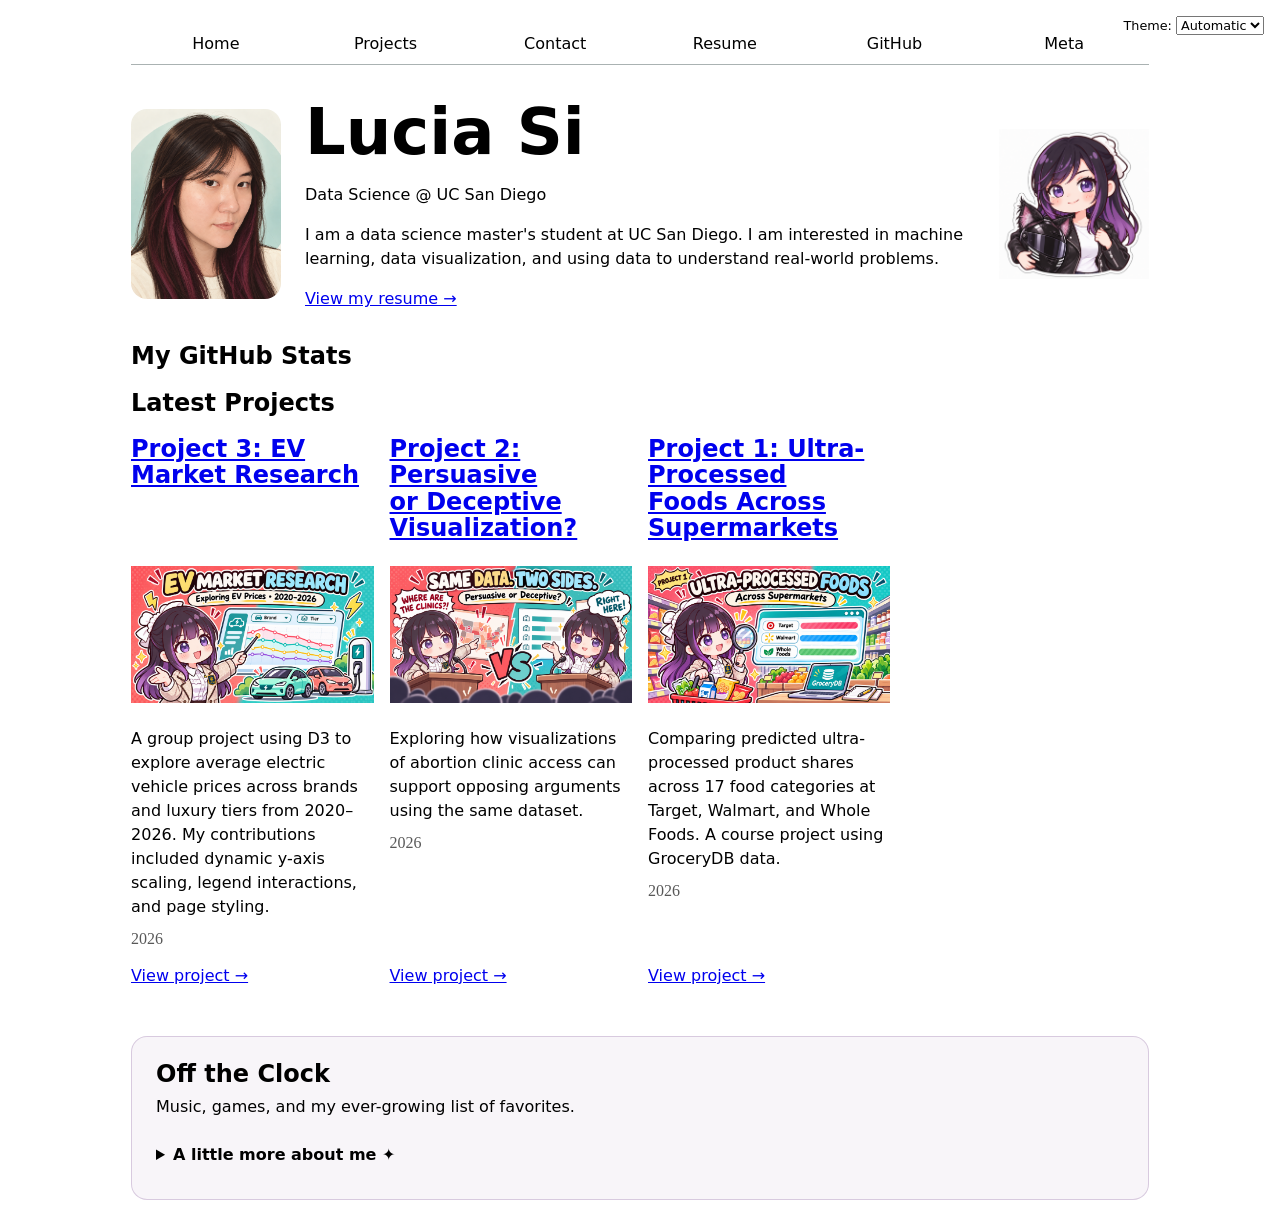
<file: index.html>
<!DOCTYPE html>
<html lang="en">

<head>
    <meta charset="UTF-8">
    <meta name="viewport" content="width=device-width, initial-scale=1.0">
    <title>Lucia Si: Personal site and portfolio</title>
    <meta name="google-site-verification" content="Gq6FVOH9JucBawsLGkI2ngNaf9DbfFJ9hvIltUZksHE" />
    <link rel="stylesheet" href="style.css">
    <script type="module" src="./global.js"></script>
</head>

<body>
    

<section class="home-intro">
  <img
    class="home-photo"
    src="./images/personal.png"
    alt="Lucia Si"
  >

  <div class="home-bio">
    <h1>Lucia Si</h1>
    <p class="home-subtitle">Data Science @ UC San Diego</p>
    <p>
      I am a data science master's student at UC San Diego.
      I am interested in machine learning, data visualization,
      and using data to understand real-world problems.
    </p>
    <a href="./resume/">View my resume →</a>
  </div>

  <img
    class="home-avatar"
    src="./images/cat-helmet-side-bangs-avatar.png"
    alt="Lucia's illustrated avatar with dark hair and purple highlights"
  >
</section>

<h2>My GitHub Stats</h2>
<div id="profile-stats"></div>

<h2>Latest Projects</h2>
<div class="projects"></div>

<script type="module" src="./index.js"></script>

<section class="personal-corner">
  <h2>Off the Clock</h2>
  <p>Music, games, and my ever-growing list of favorites.</p>

  <details>
    <summary>A little more about me ✦</summary>

    <div class="corner-content">
      <img
        src="./images/bau-bau-six-person.png"
        alt="An illustration celebrating my favorites"
        loading="lazy"
      >
      <p>A small corner for the things that make me smile.</p>
    </div>
  </details>
</section>
</body>
</html>
</file>
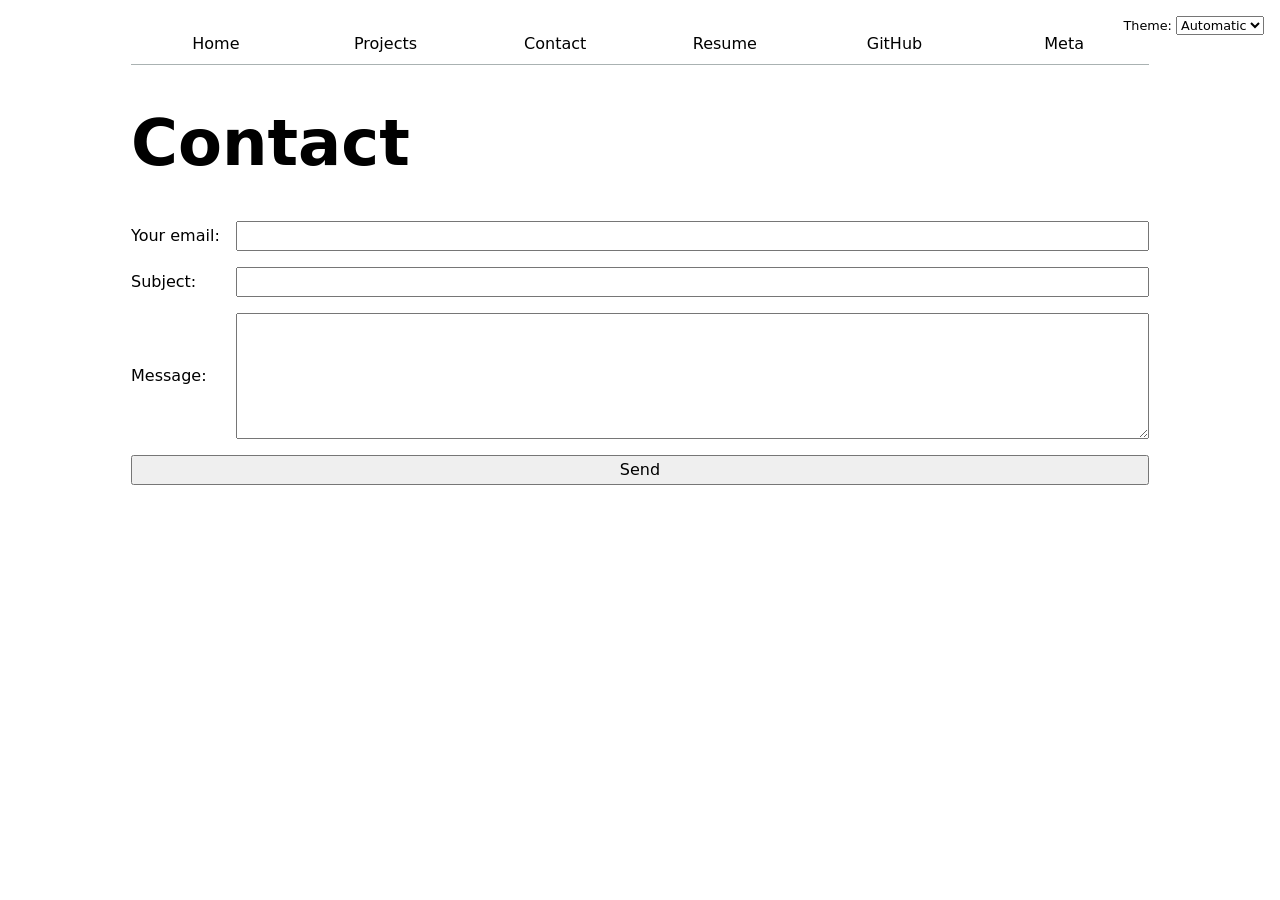
<file: contact/index.html>
<!DOCTYPE html>
<html lang="en">

<head>
    <meta charset="UTF-8">
    <meta name="viewport" content="width=device-width, initial-scale=1.0">
    <title>Contact</title>
    <link rel="stylesheet" href="../style.css">
    <script type="module" src="../global.js"></script>
</head>
<body>
    
    <h1>Contact</h1>
    <form action="mailto:xiaosiqaq@gmail.com"
      method="POST"
      enctype="text/plain">

        
            <label>
                Your email:
                <input type="email" name="email">
            </label>
        

        
            <label>
                Subject:
                <input type="text" name="subject">
            </label>
        

        
            <label>
                Message:
                <textarea name="body" rows="5"></textarea>
            </label>

    <button type="submit">Send</button>
    </form>
</body>
</html>
</file>
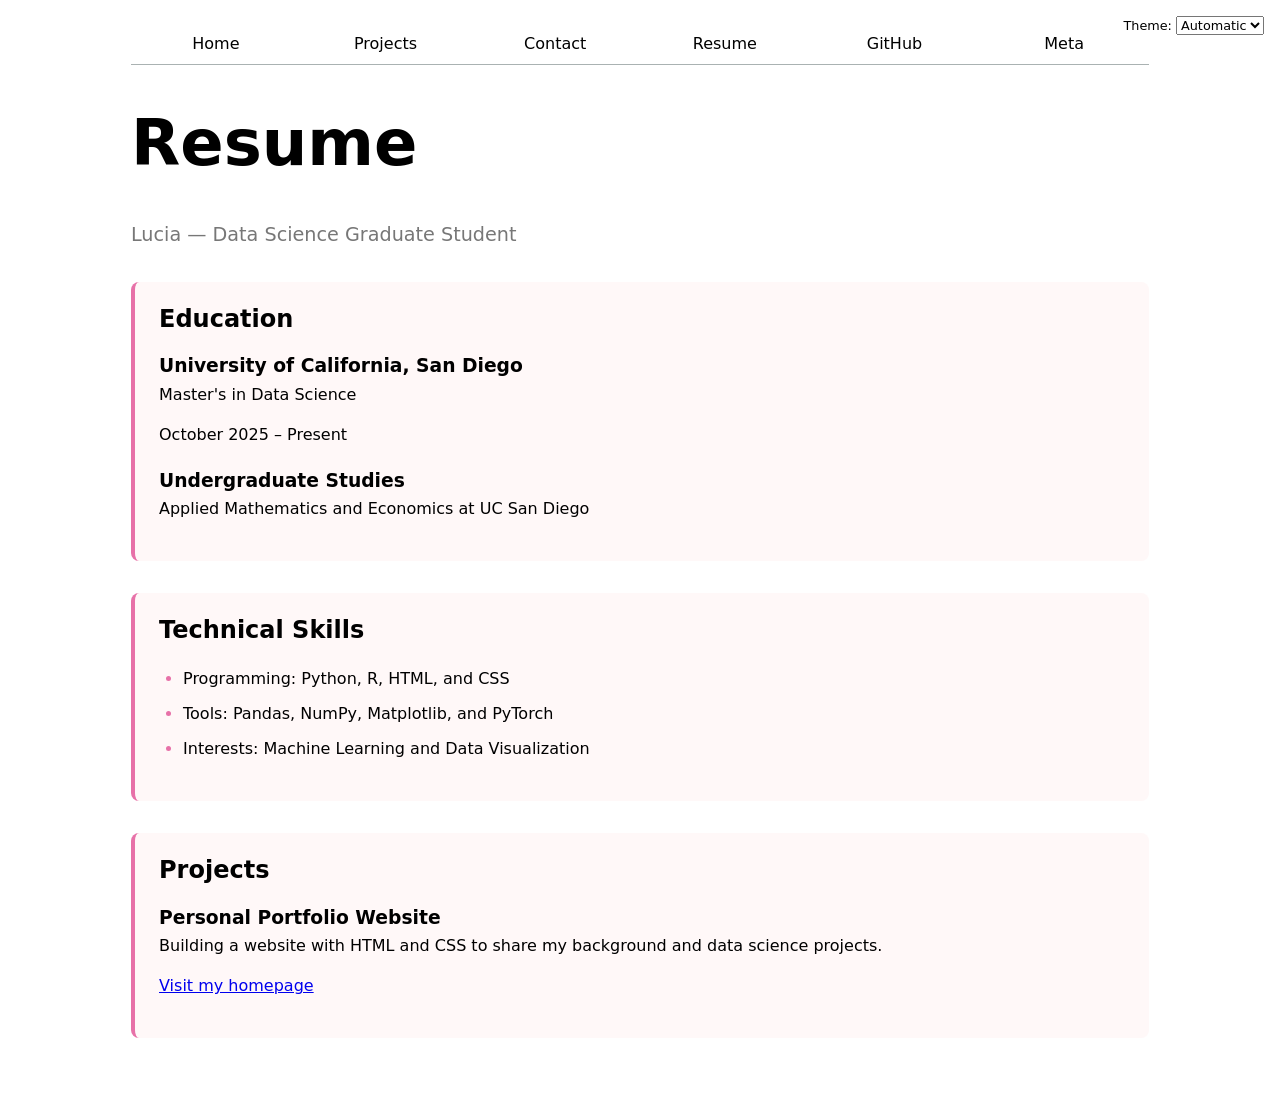
<file: resume/index.html>
<!DOCTYPE html>
<html lang="en">

<head>
    <meta charset="UTF-8">
    <meta name="viewport" content="width=device-width, initial-scale=1.0">
    <title>Resume</title>
    <link rel="stylesheet" href="../style.css">
    <script type="module" src="../global.js"></script>
</head>
<body class = "resume-page">
    

    <h1>Resume</h1>
    <p>Lucia — Data Science Graduate Student</p>

    <section>
        <h2>Education</h2>
        <article>
            <h3>University of California, San Diego</h3>
            <p>Master's in Data Science</p>
            <p><time datetime="2025-10">October 2025</time> – Present</p>
        </article>
        <article>
            <h3>Undergraduate Studies</h3>
            <p>Applied Mathematics and Economics at UC San Diego</p>
        </article>
    </section>

    <section>
        <h2>Technical Skills</h2>
        <ul>
            <li>Programming: Python, R, HTML, and CSS</li>
            <li>Tools: Pandas, NumPy, Matplotlib, and PyTorch</li>
            <li>Interests: Machine Learning and Data Visualization</li>
        </ul>
    </section>

    <section>
        <h2>Projects</h2>
        <article>
            <h3>Personal Portfolio Website</h3>
            <p>
                Building a website with HTML and CSS to share
                my background and data science projects.
            </p>
            <p><a href="../">Visit my homepage</a></p>
        </article>
    </section>
</body>
</html>
</file>
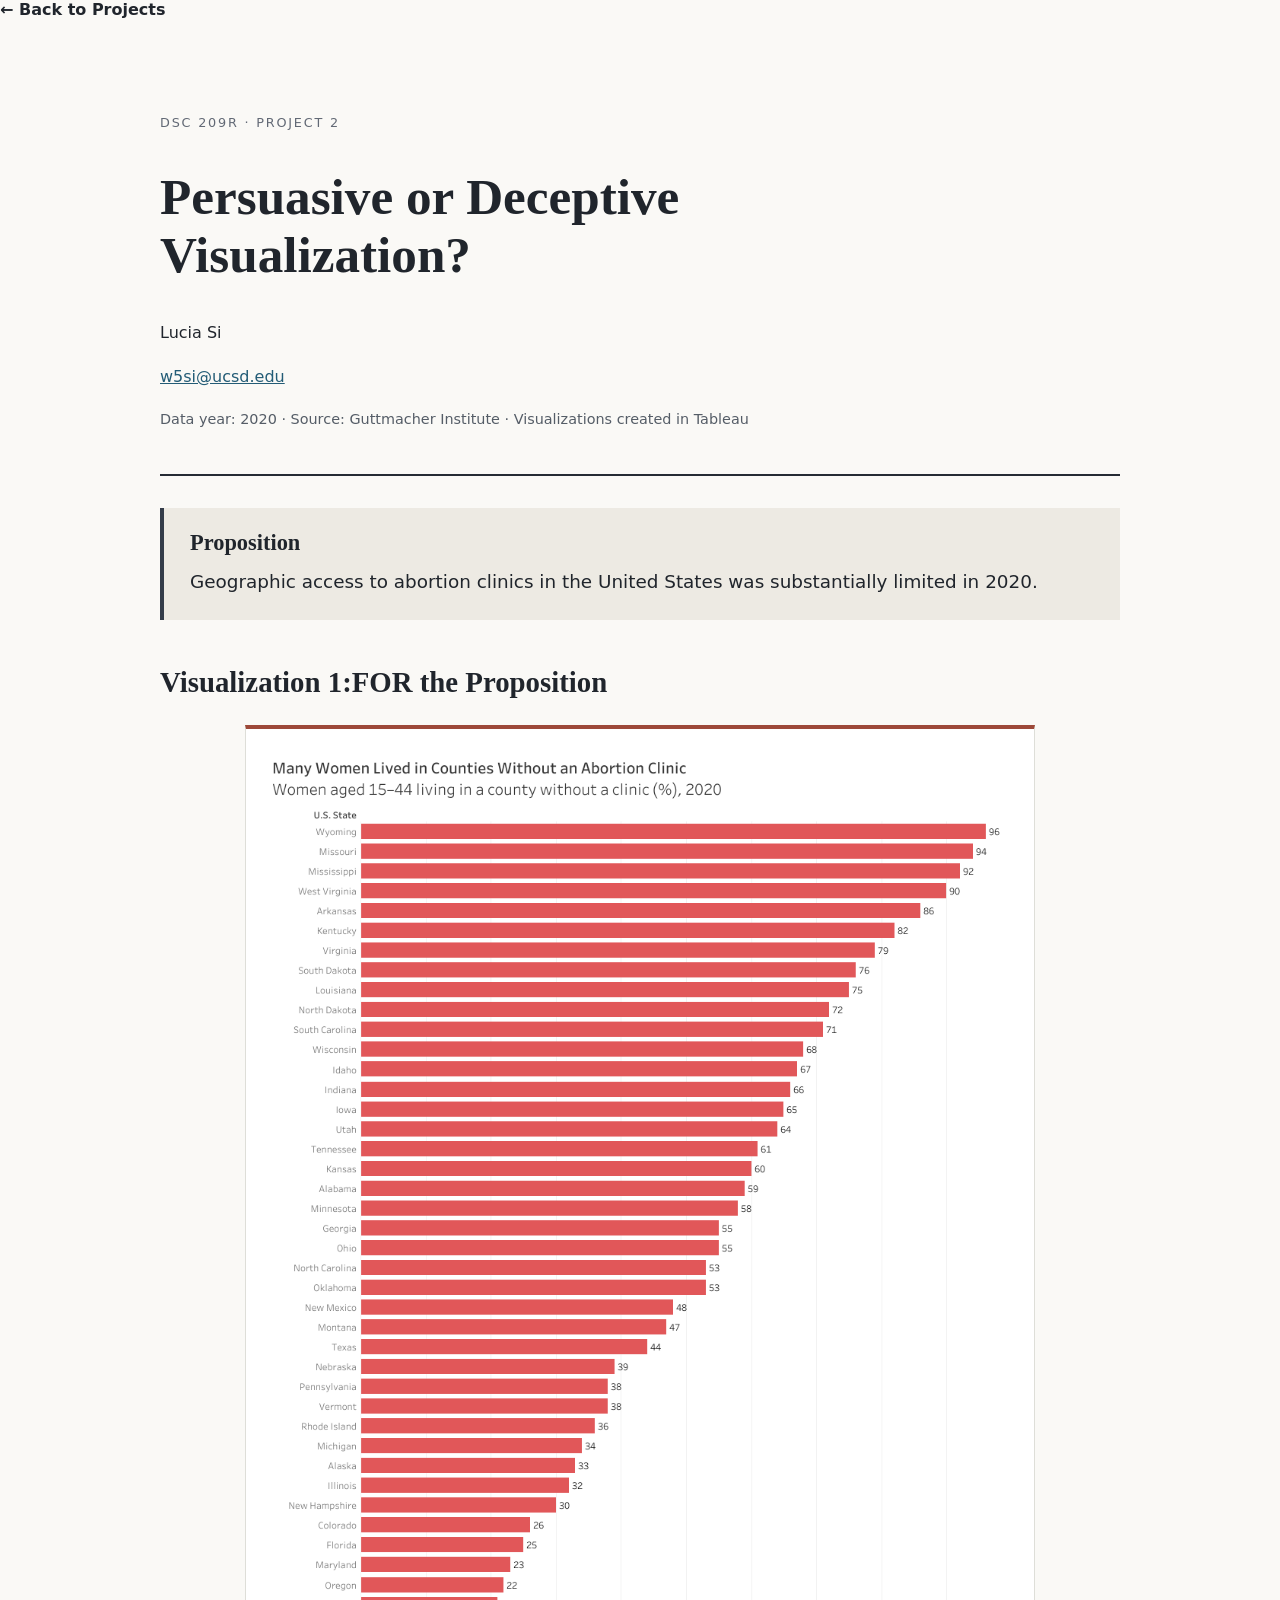
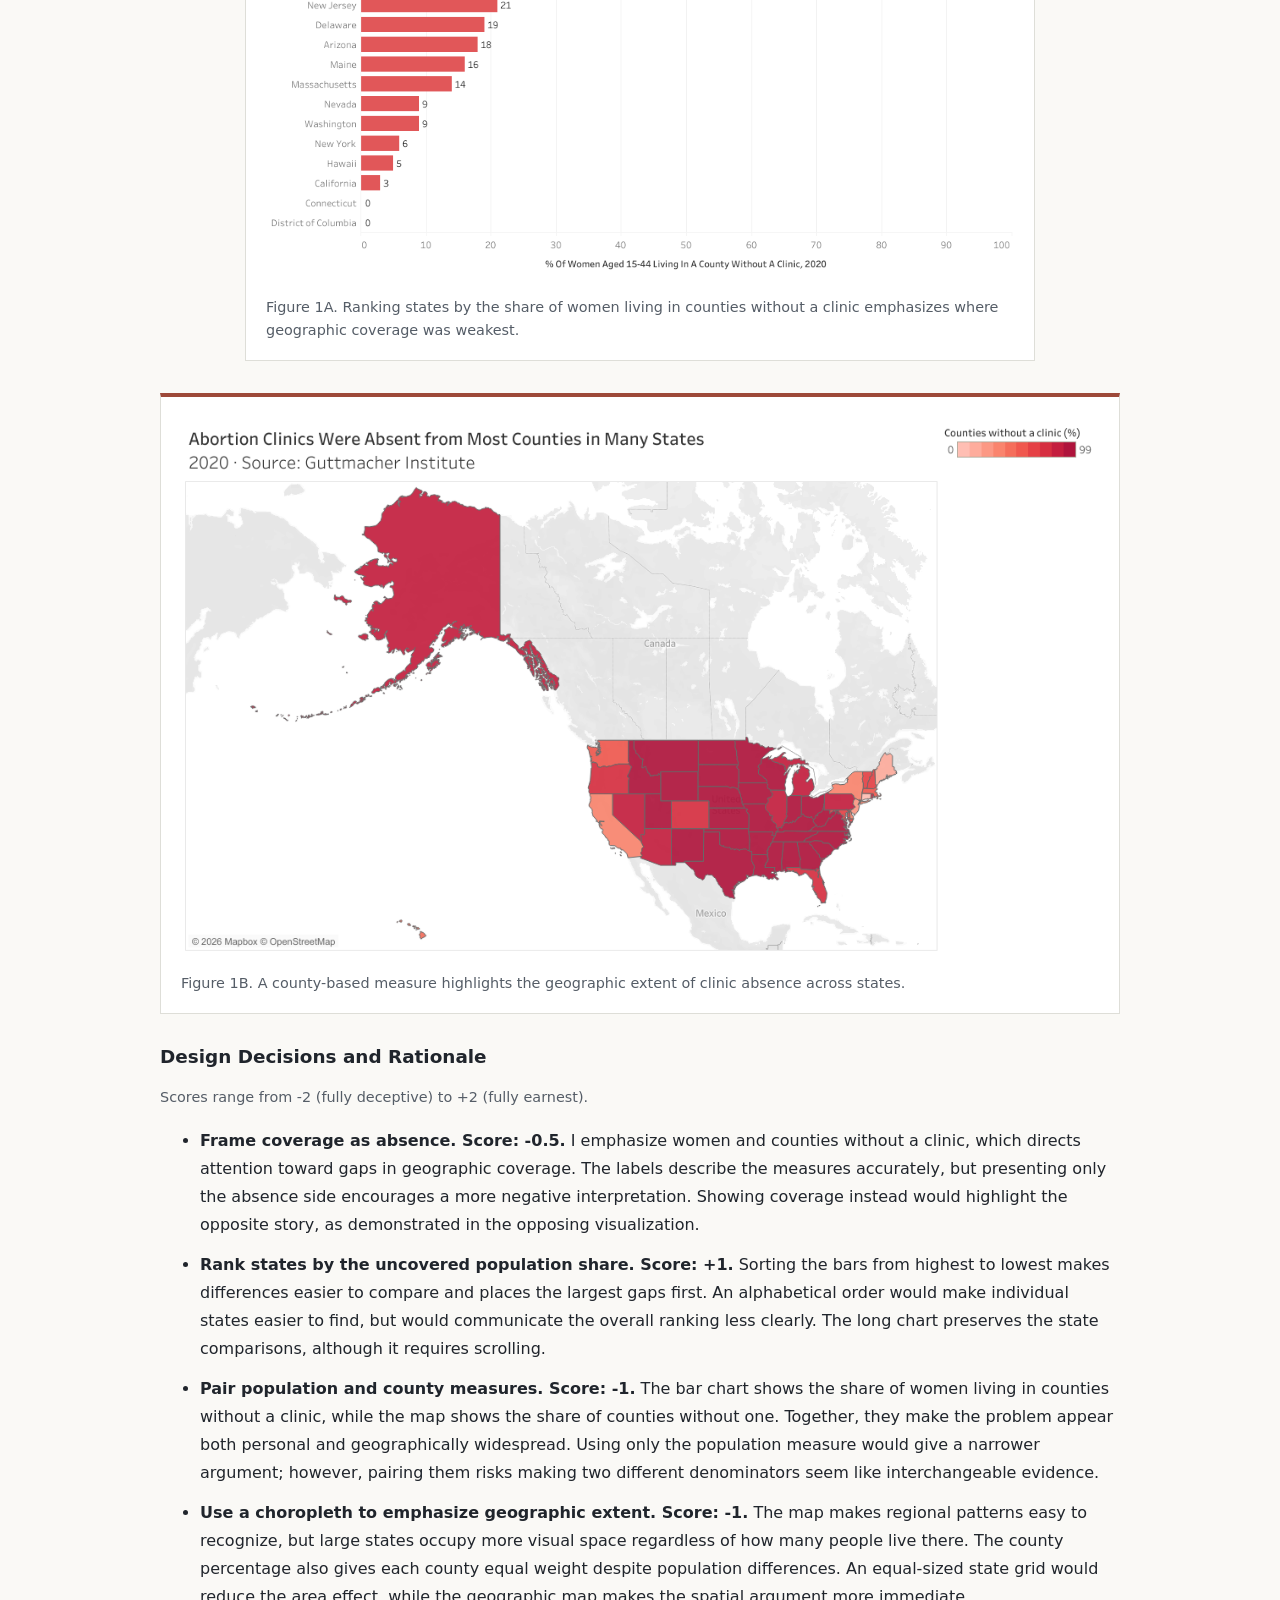
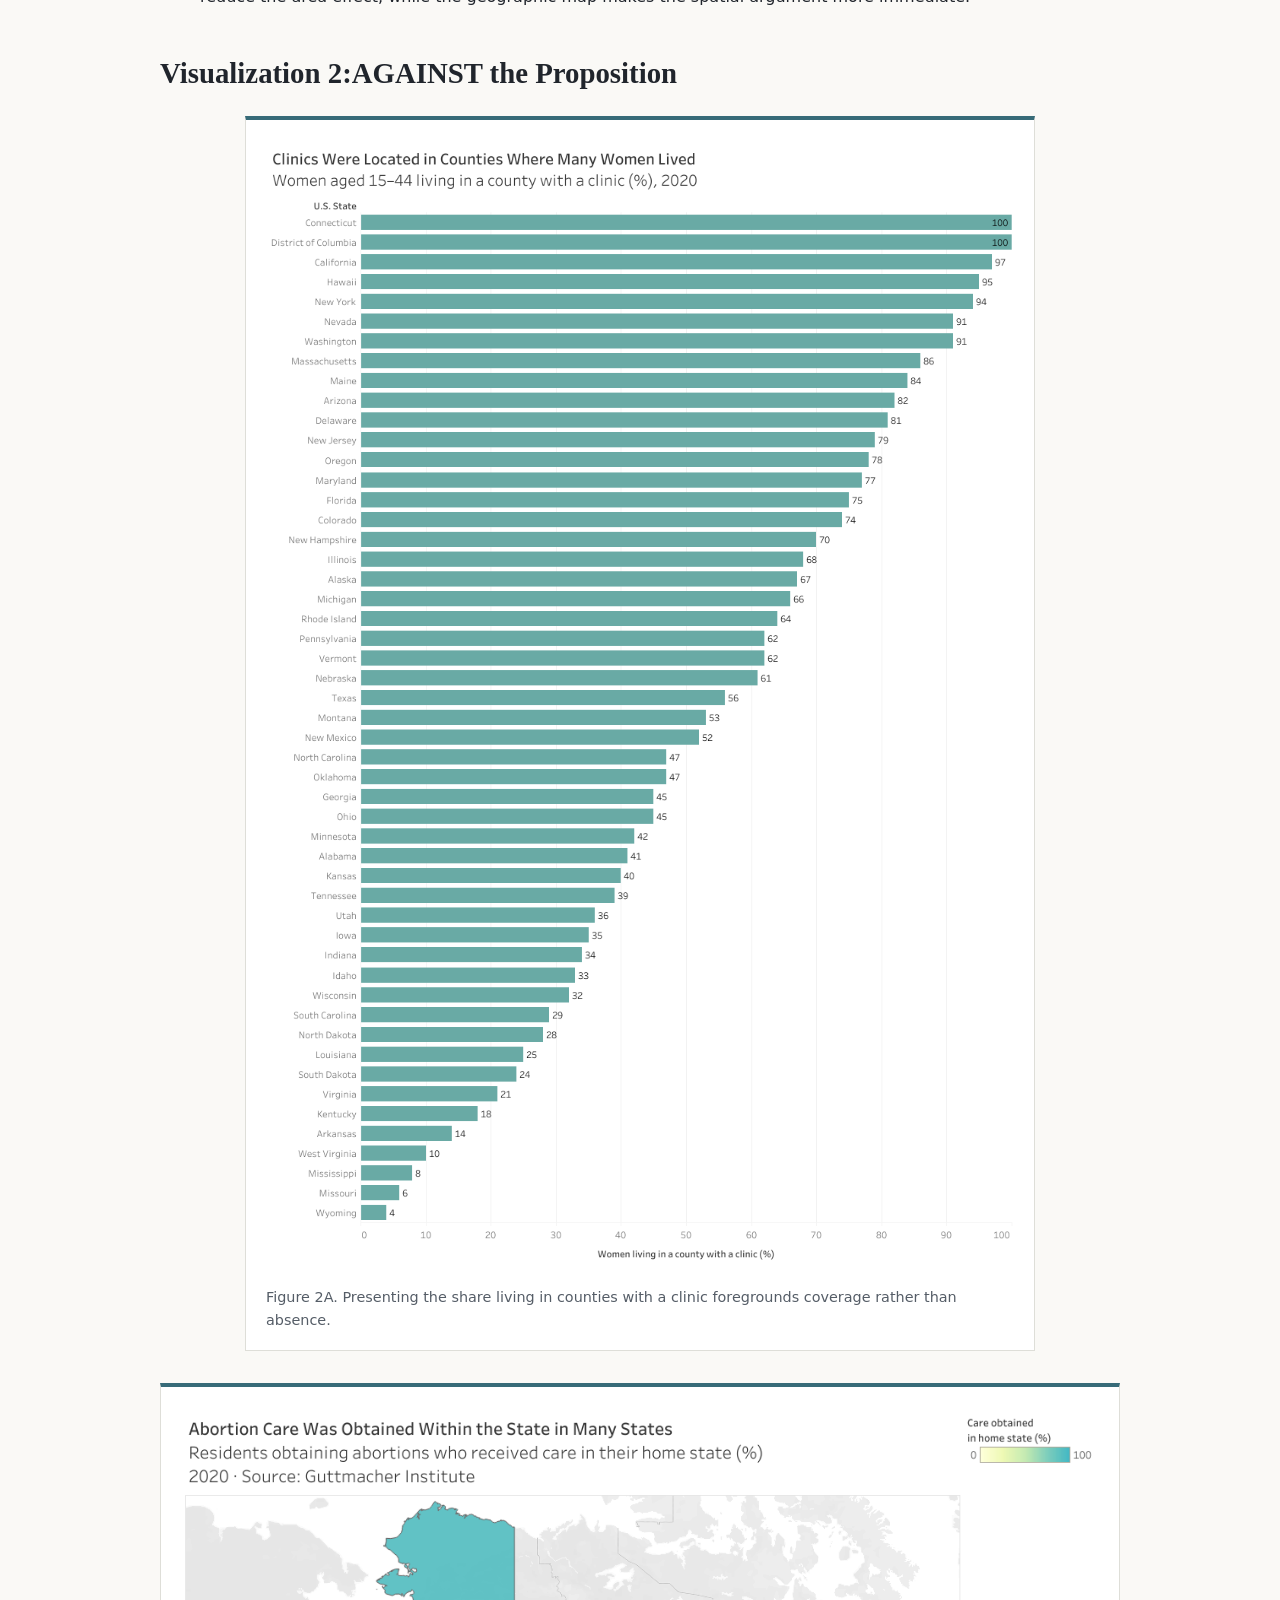
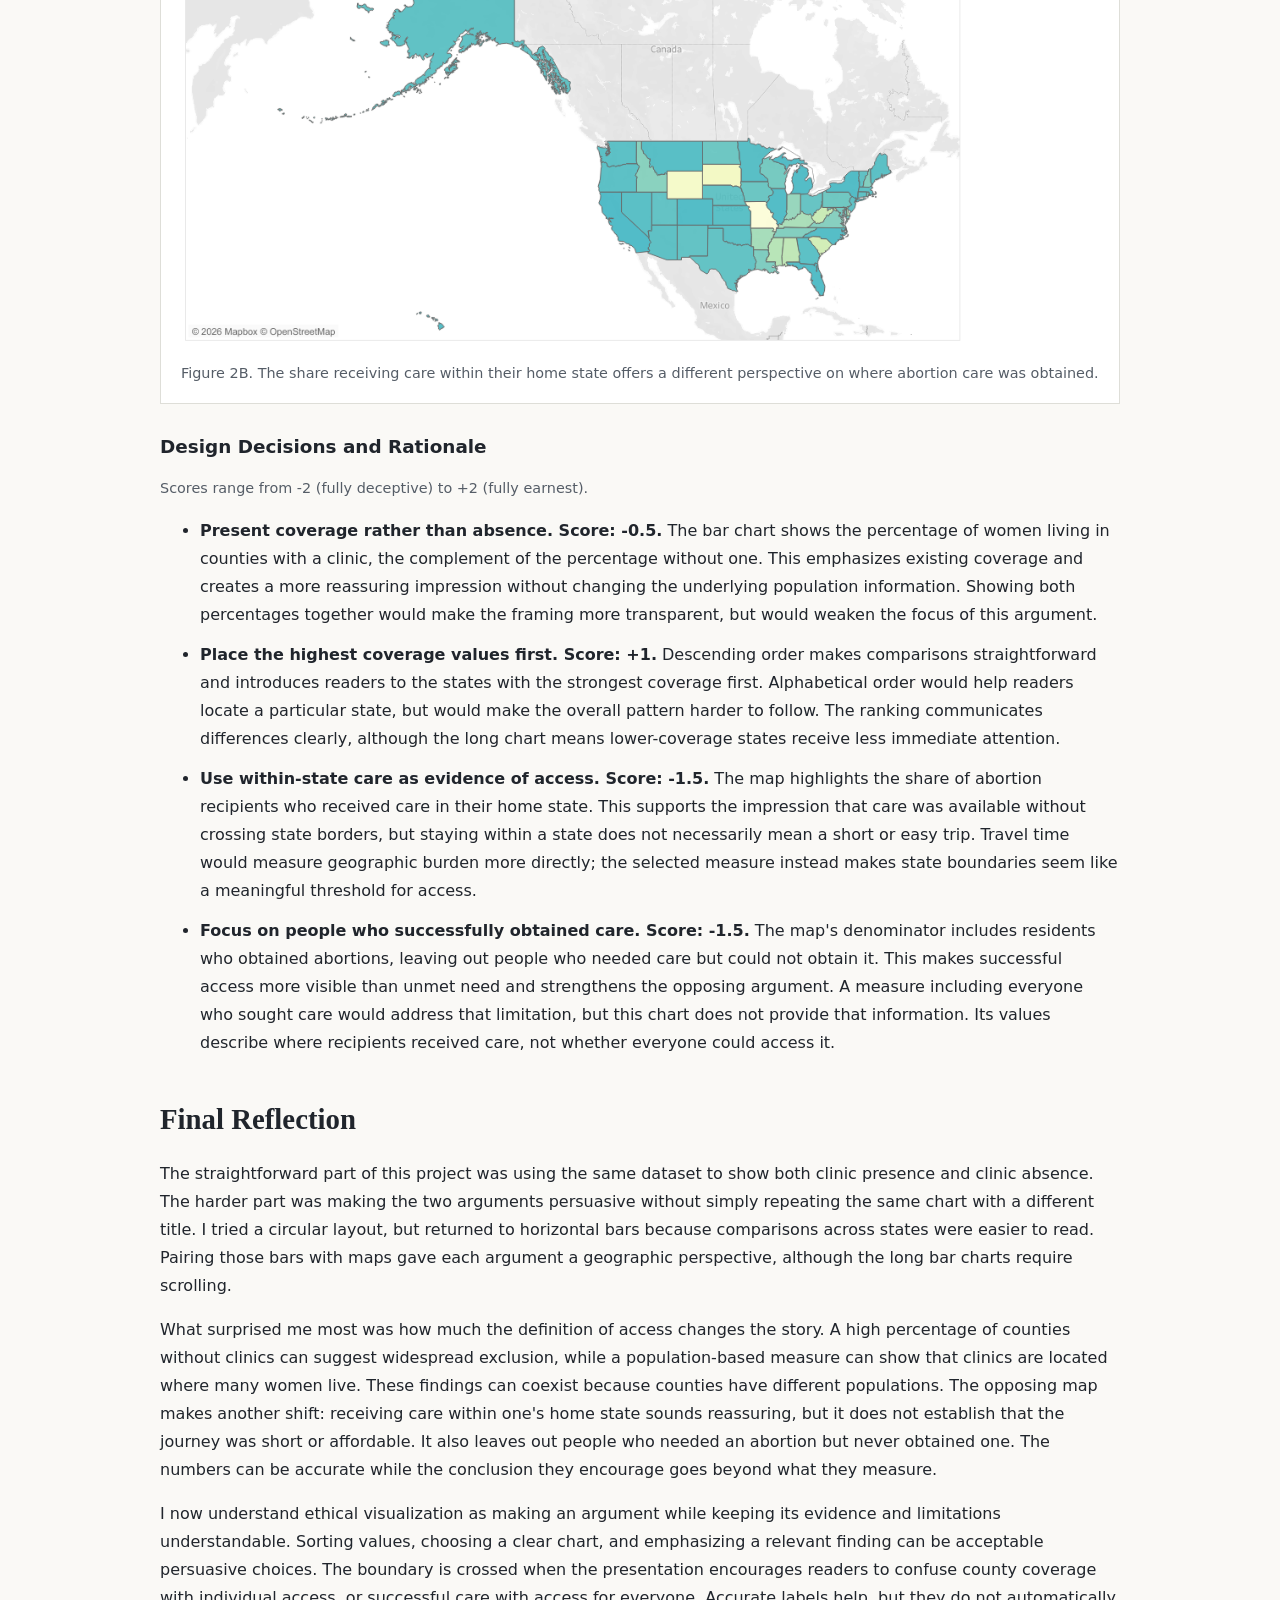
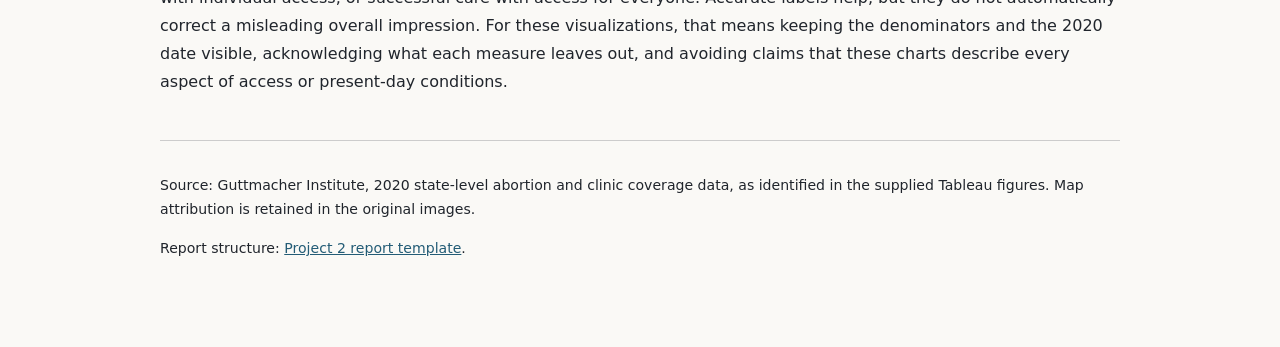
<file: projects/Project2/index.html>
<!DOCTYPE html>
<html lang="en">
  <head>
    <meta charset="UTF-8">
    <meta name="viewport" content="width=device-width, initial-scale=1">
    <title>Project 2 — Persuasive or Deceptive Visualization?</title>
    <style>
      :root {
        color-scheme: light;
        font-family: system-ui, sans-serif;
        color: #20252c;
        background: #faf9f6;
      }

      body {
        margin: 0;
      }

      main {
        max-width: 960px;
        margin: auto;
        padding: 56px 24px 72px;
      }

      header {
        border-bottom: 2px solid #252b34;
        padding-bottom: 28px;
      }

      .kicker {
        font-size: 0.8rem;
        letter-spacing: 0.14em;
        text-transform: uppercase;
        color: #626975;
      }

      h1 {
        font-family: Georgia, serif;
        font-size: clamp(2rem, 5vw, 3.2rem);
        line-height: 1.13;
        max-width: 800px;
      }

      h2 {
        font-family: Georgia, serif;
        font-size: 1.8rem;
        margin-top: 46px;
      }

      h3 {
        margin-top: 30px;
        font-size: 1.15rem;
      }

      p,
      li {
        line-height: 1.75;
      }

      li {
        margin-bottom: 12px;
      }

      .proposition {
        background: #edeae3;
        padding: 22px 26px;
        margin: 32px 0;
        border-left: 4px solid #343c49;
      }

      .proposition h2 {
        margin: 0 0 10px;
        font-size: 1.4rem;
      }

      .proposition p {
        margin: 0;
        font-size: 1.15rem;
      }

      figure {
        margin: 26px 0 32px;
        background: white;
        padding: 14px;
        border: 1px solid #deded8;
      }

      img {
        display: block;
        width: 100%;
        height: auto;
      }

      figure.bar {
        max-width: 760px;
        margin-left: auto;
        margin-right: auto;
      }

      figcaption {
        font-size: 0.9rem;
        line-height: 1.6;
        color: #555d67;
        padding: 12px 6px 4px;
      }

      .for {
        border-top: 4px solid #9d4939;
      }

      .against {
        border-top: 4px solid #376b78;
      }

      .note {
        font-size: 0.9rem;
        color: #555d67;
      }

      .review {
        padding: 12px 16px;
        background: #fff3d7;
        border: 1px solid #e4c98d;
      }

      footer {
        margin-top: 44px;
        padding-top: 18px;
        border-top: 1px solid #ccc;
        font-size: 0.88rem;
      }

      a {
        color: #235c76;
      }

      @media print {
        main {
          padding: 0;
        }

        .review {
          display: none;
        }

        figure {
          break-inside: avoid;
        }
      }

      .back-link {
        display: inline-block;
        margin-bottom: 1.5rem;
        color: inherit;
        text-decoration: none;
        font-weight: 600;
      }

      .back-link:hover{
        text-decoration: underline;
      }
    </style>
  </head>

  <body>
    <a class="back-link" href="../">← Back to Projects</a>
    <main>
      <header>
        <p class="kicker">DSC 209R · Project 2</p>
        <h1>Persuasive or Deceptive Visualization?</h1>
        <p>Lucia Si</p>
        <p><a href="mailto:w5si@ucsd.edu">w5si@ucsd.edu</a></p>
        <p class="note">Data year: 2020 · Source: Guttmacher Institute · Visualizations created in Tableau</p>
      </header>

      <section class="proposition">
        <h2>Proposition</h2>
        <p>Geographic access to abortion clinics in the United States was substantially limited in 2020.</p>
      </section>

      <section aria-labelledby="for-title">
        <h2 id="for-title">Visualization 1:FOR the Proposition</h2>
        <figure class="for bar">
          <img src="Dashboard 1.png" alt="State-ranked horizontal bar chart showing the percentage of women aged 15–44 living in a county without an abortion clinic in 2020.">
          <figcaption>Figure 1A. Ranking states by the share of women living in counties without a clinic emphasizes where geographic coverage was weakest.</figcaption>
        </figure>
        <figure class="for">
          <img src="Dashboard 2.png" alt="United States choropleth map showing the percentage of counties without a known abortion clinic in each state in 2020.">
          <figcaption>Figure 1B. A county-based measure highlights the geographic extent of clinic absence across states.</figcaption>
        </figure>

        <h3>Design Decisions and Rationale</h3>
        <p class="note">
            Scores range from -2 (fully deceptive) to +2 (fully earnest).
        </p>

        <ul>
            <li>
                <strong>Frame coverage as absence. Score: -0.5.</strong>
                I emphasize women and counties without a clinic, which directs
                attention toward gaps in geographic coverage. The labels describe
                the measures accurately, but presenting only the absence side
                encourages a more negative interpretation. Showing coverage instead
                would highlight the opposite story, as demonstrated in the opposing
                visualization.
            </li>

            <li>
                <strong>Rank states by the uncovered population share. Score: +1.</strong>
                Sorting the bars from highest to lowest makes differences easier
                to compare and places the largest gaps first. An alphabetical order
                would make individual states easier to find, but would communicate
                the overall ranking less clearly. The long chart preserves the
                state comparisons, although it requires scrolling.
            </li>

            <li>
                <strong>Pair population and county measures. Score: -1.</strong>
                The bar chart shows the share of women living in counties without
                a clinic, while the map shows the share of counties without one.
                Together, they make the problem appear both personal and geographically
                widespread. Using only the population measure would give a narrower
                argument; however, pairing them risks making two different
                denominators seem like interchangeable evidence.
            </li>

            <li>
                <strong>Use a choropleth to emphasize geographic extent. Score: -1.</strong>
                The map makes regional patterns easy to recognize, but large states
                occupy more visual space regardless of how many people live there.
                The county percentage also gives each county equal weight despite
                population differences. An equal-sized state grid would reduce the
                area effect, while the geographic map makes the spatial argument
                more immediate.
            </li>
          </ul>
      </section>

      <section aria-labelledby="against-title">
        <h2 id="against-title">Visualization 2:AGAINST the Proposition</h2>
        <figure class="against bar">
          <img src="Dashboard 1-verse.png" alt="State-ranked horizontal bar chart showing the percentage of women aged 15–44 living in a county with an abortion clinic in 2020.">
          <figcaption>Figure 2A. Presenting the share living in counties with a clinic foregrounds coverage rather than absence.</figcaption>
        </figure>
        <figure class="against">
          <img src="Dashboard 2-verse.png" alt="United States choropleth map showing the percentage of residents obtaining abortions who received care in their home state in 2020.">
          <figcaption>Figure 2B. The share receiving care within their home state offers a different perspective on where abortion care was obtained.</figcaption>
        </figure>

        <h3>Design Decisions and Rationale</h3>
        <p class="note">
          Scores range from -2 (fully deceptive) to +2 (fully earnest).
        </p>

        <ul>
          <li>
            <strong>Present coverage rather than absence. Score: -0.5.</strong>
            The bar chart shows the percentage of women living in counties
            with a clinic, the complement of the percentage without one.
            This emphasizes existing coverage and creates a more reassuring
            impression without changing the underlying population information.
            Showing both percentages together would make the framing more
            transparent, but would weaken the focus of this argument.
          </li>

          <li>
            <strong>Place the highest coverage values first. Score: +1.</strong>
            Descending order makes comparisons straightforward and introduces
            readers to the states with the strongest coverage first.
            Alphabetical order would help readers locate a particular state,
            but would make the overall pattern harder to follow.
            The ranking communicates differences clearly, although the long
            chart means lower-coverage states receive less immediate attention.
          </li>

          <li>
            <strong>Use within-state care as evidence of access. Score: -1.5.</strong>
            The map highlights the share of abortion recipients who received
            care in their home state. This supports the impression that care
            was available without crossing state borders, but staying within
            a state does not necessarily mean a short or easy trip.
            Travel time would measure geographic burden more directly;
            the selected measure instead makes state boundaries seem like
            a meaningful threshold for access.
          </li>

          <li>
            <strong>Focus on people who successfully obtained care. Score: -1.5.</strong>
            The map's denominator includes residents who obtained abortions,
            leaving out people who needed care but could not obtain it.
            This makes successful access more visible than unmet need and
            strengthens the opposing argument. A measure including everyone
            who sought care would address that limitation, but this chart
            does not provide that information. Its values describe where
            recipients received care, not whether everyone could access it.
          </li>
        </ul>
      </section>

      <section aria-labelledby="reflection-title">
        <h2 id="reflection-title">Final Reflection</h2>
        <p>
            The straightforward part of this project was using the same dataset
            to show both clinic presence and clinic absence. The harder part was
            making the two arguments persuasive without simply repeating the same
            chart with a different title. I tried a circular layout, but returned
            to horizontal bars because comparisons across states were easier to
            read. Pairing those bars with maps gave each argument a geographic
            perspective, although the long bar charts require scrolling.
        </p>

        <p>
            What surprised me most was how much the definition of access changes
            the story. A high percentage of counties without clinics can suggest
            widespread exclusion, while a population-based measure can show that
            clinics are located where many women live. These findings can coexist
            because counties have different populations. The opposing map makes
            another shift: receiving care within one's home state sounds reassuring,
            but it does not establish that the journey was short or affordable.
            It also leaves out people who needed an abortion but never obtained one.
            The numbers can be accurate while the conclusion they encourage goes
            beyond what they measure.
        </p>

        <p>
            I now understand ethical visualization as making an argument while
            keeping its evidence and limitations understandable. Sorting values,
            choosing a clear chart, and emphasizing a relevant finding can be
            acceptable persuasive choices. The boundary is crossed when the
            presentation encourages readers to confuse county coverage with
            individual access, or successful care with access for everyone.
            Accurate labels help, but they do not automatically correct a misleading
            overall impression. For these visualizations, that means keeping the
            denominators and the 2020 date visible, acknowledging what each measure
            leaves out, and avoiding claims that these charts describe every aspect
            of access or present-day conditions.
        </p>      
      </section>

      <footer>
        <p>Source: Guttmacher Institute, 2020 state-level abortion and clinic coverage data, as identified in the supplied Tableau figures. Map attribution is retained in the original images.</p>
        <p>Report structure: <a href="https://dsc106.com/projects/project2_report.html">Project 2 report template</a>.</p>
      </footer>
    </main>
  </body>
</html>
</file>
<file: style.css>
/* ===== 全局与主题 ===== */

html {
  --color-accent: oklch(70.188% 0.15761 352.647);
  accent-color: var(--color-accent);
  color-scheme: light dark;
}

body {
  font: 100%/1.5 system-ui;
  max-width: 100ch;
  margin-inline: auto;
  padding: 1em;
}

h1 {
  font-size: 4em;
}

h1,
h2,
h3,
h4,
h5,
h6 {
  line-height: 1.1;
  text-wrap: balance;
}

img {
  max-width: 100%;
  height: auto;
}

input,
textarea,
button {
  font: inherit;
}

/* ===== 导航与主题切换 ===== */

nav {
  --border-color: oklch(65% 3% 200 / 70%);
  display: flex;
  margin-bottom: 1em;
  border-bottom: 1px solid var(--border-color);
}

nav ul,
nav li {
  display: contents;
}

nav a {
  flex: 1;
  padding: 0.5em;
  color: inherit;
  text-align: center;
  text-decoration: none;
}

nav a.current,
nav a:hover {
  padding-bottom: 0.1em;
  border-bottom: 0.4em solid var(--border-color);
}

nav a:hover {
  border-bottom-color: var(--color-accent);
}

.color-scheme {
  position: absolute;
  top: 1rem;
  right: 1rem;
  font-size: 80%;
}

.color-scheme select {
  font: inherit;
}

/* ===== 首页：照片、自我介绍与虚拟形象 ===== */

.home-intro {
  display: grid;
  grid-template-columns: 150px minmax(0, 1fr) 150px;
  align-items: center;
  gap: 24px;
  margin-block: 32px;
}

.home-intro .home-photo,
.home-intro .home-avatar {
  display: block;
  width: 150px;
  max-width: 100%;
  height: 190px;
}

.home-intro .home-photo {
  object-fit: cover;
  border-radius: 16px;
}

.home-intro .home-avatar {
  object-fit: contain;
}

.home-bio h1 {
  margin: 0 0 8px;
}

/* ===== 首页：GitHub 统计 ===== */

#profile-stats dl {
  display: grid;
  grid-template-columns: repeat(4, 1fr);
  gap: 0.5rem;
  text-align: center;
}

#profile-stats dt {
  grid-row: 1;
  font-weight: bold;
}

#profile-stats dd {
  grid-row: 2;
  margin: 0;
  font-size: 2rem;
}

/* ===== 项目卡片：首页与 Projects 页共用 ===== */

.projects {
  display: grid;
  grid-template-columns: repeat(auto-fill, minmax(15em, 1fr));
  gap: 1em;
}

.projects>article {
  display: grid;
  grid-template-rows: subgrid;
  grid-row: span 4;
  gap: 0.8rem;
}

/* 第一行：标题 */
.projects>article>h2 {
  grid-row: 1;
  margin: 0;
}

/* 第二行：封面或包住封面的链接 */
.projects>article>img,
.projects>article>a:has(img) {
  grid-row: 2;
}

.projects>article>img,
.projects>article>a>img {
  display: block;
  width: 100%;
  height: 160px;
  object-fit: contain;
  border-radius: 8px;
}

/* 第三行：描述和年份，同时兼容旧版直接使用 p 的卡片 */
.projects>article>p,
.projects>article>.project-details {
  grid-row: 3;
}

.projects article p,
.project-details p {
  margin: 0;
}

.project-details .project-year {
  margin-top: 0.5em;
  font-family: Baskerville, Georgia, serif;
  font-variant-numeric: oldstyle-nums;
  color: inherit;
  opacity: 0.65;
}

/* 第四行：项目入口 */
.projects>article>a:last-child:not(:has(img)) {
  grid-row: 4;
  margin-top: 0;
}

/* ===== 首页：个人兴趣角落 ===== */

.personal-corner {
  margin-top: 3rem;
  padding: 1.5rem;
  border: 1px solid #9875aa55;
  border-radius: 16px;
  background: #9875aa12;
}

.personal-corner h2 {
  margin: 0 0 0.5rem;
}

.personal-corner>p {
  margin: 0 0 1rem;
}

.personal-corner summary {
  cursor: pointer;
  font-weight: 600;
  padding-block: 0.5rem;
}

.personal-corner summary:hover {
  text-decoration: underline;
}

.corner-content {
  margin-top: 1rem;
}

.corner-content img {
  display: block;
  width: 100%;
  max-width: 480px;
  height: auto;
  margin-inline: auto;
  border-radius: 12px;
}

.corner-content p {
  text-align: center;
  font-size: 0.9rem;
}

/* ===== 联系表单 ===== */

form {
  display: grid;
  grid-template-columns: auto 1fr;
  gap: 1em;
}

form label {
  display: grid;
  grid-template-columns: subgrid;
  grid-column: 1 / -1;
  align-items: center;
}

form button {
  grid-column: 1 / -1;
}

/* ===== 简历页面 ===== */

.resume-page>p {
  color: #777;
  font-size: 1.2em;
}

.resume-page section {
  margin-block: 2em;
  padding: 1.5em;
  background-color: color-mix(in oklch,
      var(--color-accent),
      canvas 95%);
  border-left: 4px solid var(--color-accent);
  border-radius: 8px;
}

.resume-page section h2 {
  margin-top: 0;
  margin-bottom: 1em;
}

.resume-page article {
  margin-bottom: 1.5em;
}

.resume-page article:last-child {
  margin-bottom: 0;
}

.resume-page h3 {
  margin-bottom: 0.3em;
}

.resume-page article p {
  margin-top: 0.3em;
}

.resume-page ul {
  padding-left: 1.5em;
}

.resume-page li {
  margin-block: 0.7em;
}

.resume-page li::marker {
  color: var(--color-accent);
}

/* ===== Projects：年份饼图与图例 ===== */
.searchBar {
  display: block;
  box-sizing: border-box;
  width: 100%;
  margin-block: 1rem 2rem;
  padding: 0.75rem 1rem;
  border: 1px solid #8888;
  border-radius: 8px;
  background: Canvas;
  color: CanvasText;
}

.searchBar:focus-visible {
  outline: 2px solid var(--color-accent);
  outline-offset: 2px;
}

.projects-summary {
  display: flex;
  flex-wrap: wrap;
  align-items: center;
  gap: 2rem;
  margin-block: 2rem;
}

#projects-pie-plot {
  display: block;
  width: 18rem;
  max-width: 100%;
  flex: 0 1 18rem;
  overflow: visible;
}

#projects-pie-plot path {
  stroke: Canvas;
  stroke-width: 0.5;
}

.projects-legend {
  display: grid;
  grid-template-columns: repeat(auto-fit, minmax(8rem, 1fr));
  flex: 1 1 15rem;
  gap: 1rem;
  margin: 0;
  padding: 1rem;
  list-style: none;
  border: 1px solid #8885;
  border-radius: 8px;
}

.projects-legend li {
  display: flex;
  align-items: center;
  gap: 0.5rem;
}

.projects-legend .swatch {
  display: inline-block;
  width: 1rem;
  height: 1rem;
  flex-shrink: 0;
  border-radius: 3px;
}
#projects-pie-plot path {
  cursor: pointer;
  transition: opacity 180ms ease, stroke-width 180ms ease;
}

#projects-pie-plot path.is-muted {
  opacity: 0.35;
}

#projects-pie-plot path.is-selected {
  stroke: CanvasText;
  stroke-width: 1.2;
}

#projects-pie-plot:has(path:hover) path:not(:hover) {
  opacity: 0.25;
}

#projects-pie-plot path:hover {
  opacity: 1;
}

/* 点击筛选 */
.projects-legend .legend-button {
  display: flex;
  align-items: center;
  gap: 0.5rem;
  width: 100%;
  padding: 0.5rem;
  border: 1px solid transparent;
  border-radius: 6px;
  background: transparent;
  color: inherit;
  text-align: left;
  cursor: pointer;
}

.projects-legend .legend-button:hover {
  background: color-mix(in oklch, var(--color-accent), Canvas 88%);
}

.projects-legend .legend-button.is-selected {
  border-color: var(--color-accent);
  background: color-mix(in oklch, var(--color-accent), Canvas 80%);
  font-weight: 700;
}

.projects-legend .legend-button:focus-visible {
  outline: 2px solid var(--color-accent);
  outline-offset: 2px;
}

/* ===== 小屏幕布局 ===== */

@media (max-width: 700px) {
  .home-intro {
    grid-template-columns: 1fr;
    justify-items: center;
    text-align: center;
  }
}

#commit-tooltip {
  position: fixed;
  z-index: 1000;
  pointer-events: none;
  padding: 10px 14px;
  border: 1px solid #bbb;
  border-radius: 8px;
  background: Canvas;
  color: CanvasText;
  box-shadow: 0 4px 12px rgb(0 0 0 / 15%);
  font-size: 14px;
  white-space: pre-line;
}

#stats {
  display: flex;
  flex-wrap: wrap;
  gap: 12px 24px;
  margin-block: 20px;
}

#stats p {
  margin: 0;
  padding: 12px 16px;
  background: color-mix(in srgb, currentColor 5%, Canvas);
  border: 1px solid color-mix(in srgb, currentColor 20%, Canvas);
  border-radius: 8px;
}

#language-breakdown {
  display: flex;
  flex-wrap: wrap;
  gap: 8px 16px;
}

#language-breakdown p {
  margin: 0;
}

/* Meta：圆点从中心放大出现 */
#chart .dots circle {
  transform-box: fill-box;
  transform-origin: center;
  transition: transform 200ms ease;
}

@starting-style {
  #chart .dots circle {
    transform: scale(0);
  }
}
.commit-filter {
  display: grid;
  gap: 0.5rem;
  margin-block: 1rem;
}

#commit-progress {
  width: 100%;
  margin: 0;
}

#commit-time {
  font-variant-numeric: tabular-nums;
}

#files {
  display: grid;
  gap: 1rem;
  margin-block: 1rem 2rem;
}

.file-row {
  display: grid;
  grid-template-columns: minmax(0, 14rem) minmax(0, 1fr);
  gap: 1rem;
  align-items: start;
}

.file-label {
  overflow-wrap: anywhere;
}

.file-label small {
  display: block;
  opacity: 0.7;
  margin-top: 0.25rem;
}

.file-lines {
  display: flex;
  flex-wrap: wrap;
  gap: 2px;
}

.line-unit {
  width: 5px;
  height: 5px;
  flex: 0 0 5px;
  border-radius: 1px;
}

@media (max-width: 600px) {
  .file-row {
    grid-template-columns: 1fr;
    gap: 0.5rem;
  }
}

#scrollytelling {
  display: grid;
  grid-template-columns: minmax(0, 1fr) minmax(0, 2fr);
  gap: 2rem;
  align-items: start;
}

#scatter-panel {
  position: sticky;
  top: 1rem;
}

.commit-step {
  min-height: 60vh;
  padding-block: 2rem;
  box-sizing: border-box;
  opacity: 0.45;
}

.commit-step.is-active {
  opacity: 1;
}

@media (max-width: 700px) {
  #scrollytelling {
    grid-template-columns: 1fr;
  }

  #scatter-panel {
    position: static;
  }

  .commit-step {
    min-height: auto;
  }
}
/* 只加宽 Meta 页面 */
body.meta-page {
  max-width: 1400px;
  width: calc(100% - 3rem);
  margin-inline: auto;
  box-sizing: border-box;
}

/* 左侧保持适合阅读的宽度，剩余空间交给图表 */
.meta-page #scrollytelling {
  grid-template-columns: minmax(220px, 280px) minmax(0, 1fr);
  gap: 2rem;
}

/* 放大 SVG 内部的坐标轴刻度 */
.meta-page #chart svg .tick text {
  font-size: 15px;
}

@media (max-width: 700px) {
  body.meta-page {
    width: calc(100% - 2rem);
  }

  .meta-page #scrollytelling {
    grid-template-columns: 1fr;
  }
}
</file>
